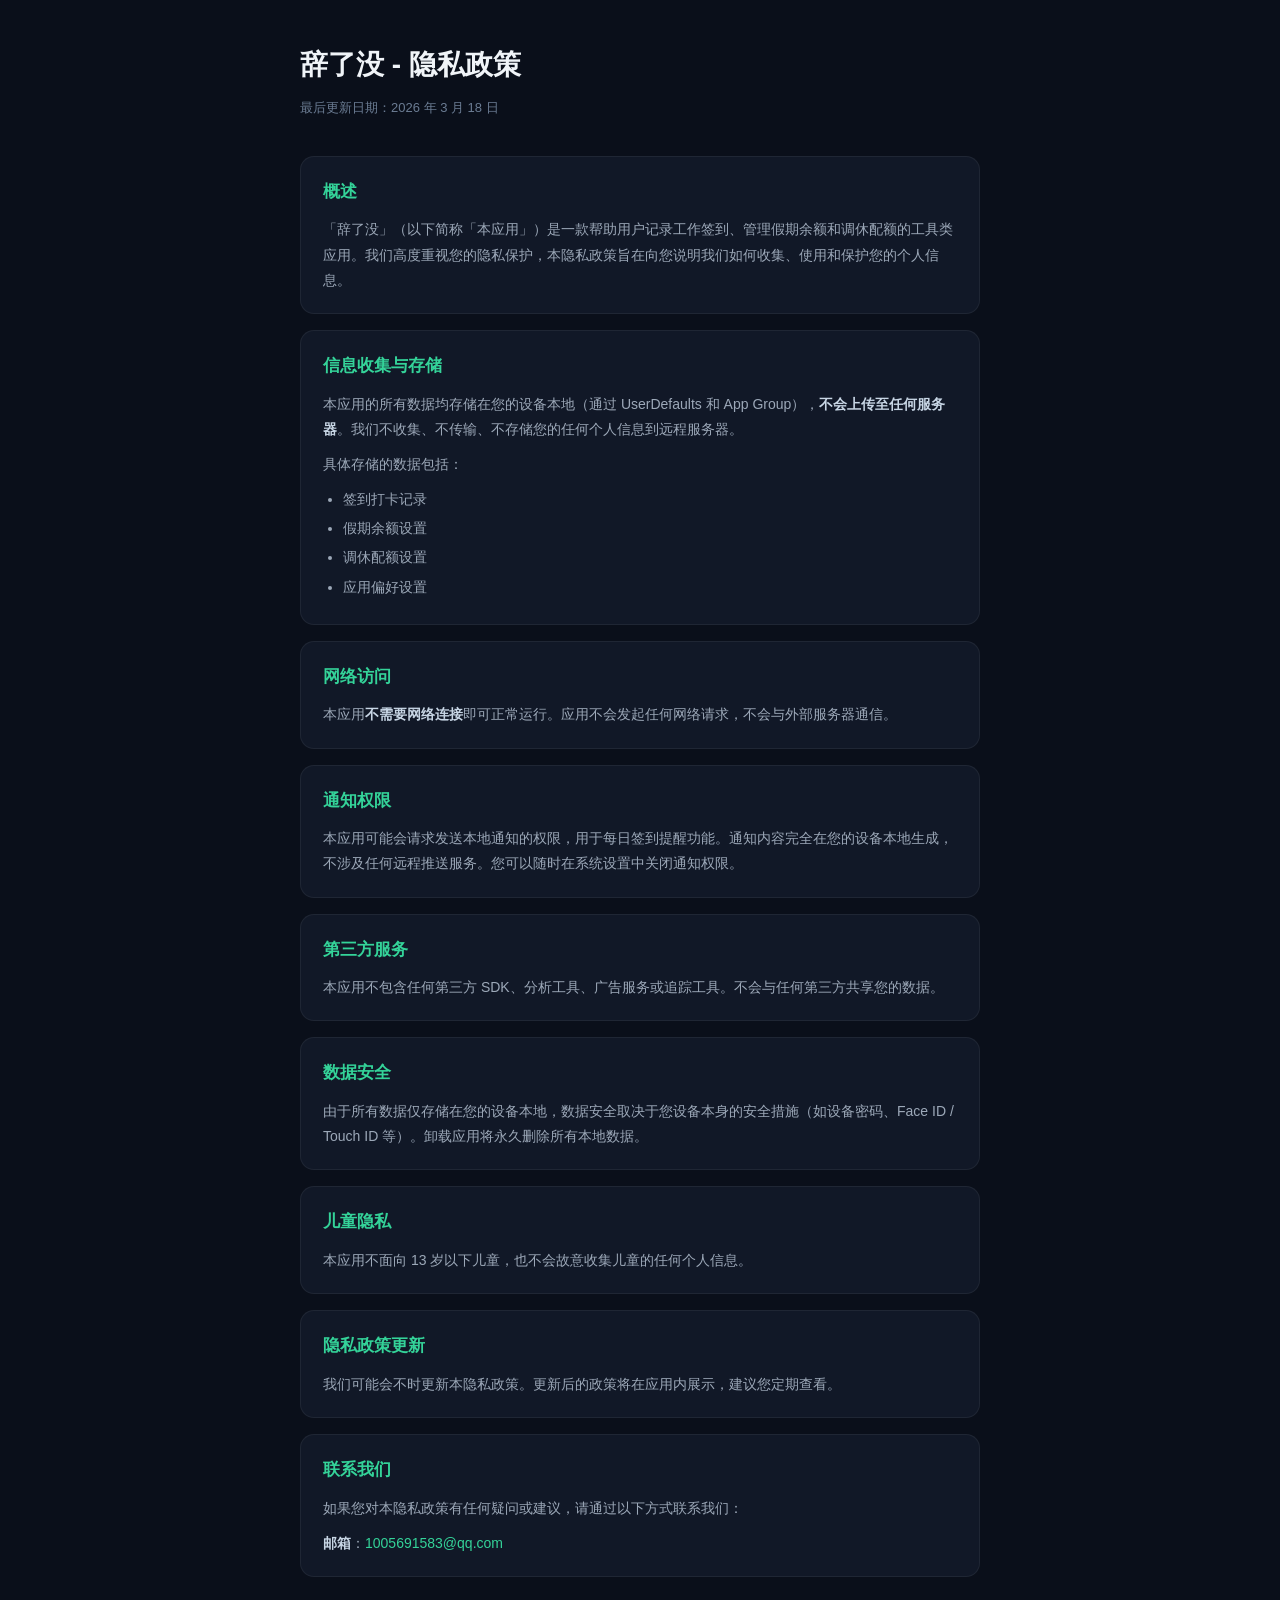
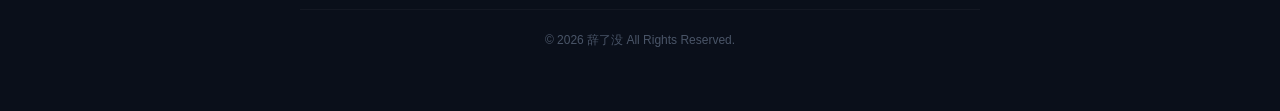
<file: index.html>
<!DOCTYPE html>
<html lang="zh-CN">
<head>
    <meta charset="UTF-8">
    <meta name="viewport" content="width=device-width, initial-scale=1.0">
    <title>辞了没 - 隐私政策</title>
    <style>
        * { margin: 0; padding: 0; box-sizing: border-box; }
        body {
            font-family: -apple-system, BlinkMacSystemFont, "Segoe UI", "PingFang SC", "Hiragino Sans GB", "Microsoft YaHei", sans-serif;
            background: #0a0f1a;
            color: #c8d6e5;
            line-height: 1.8;
            padding: 0 16px;
        }
        .container {
            max-width: 680px;
            margin: 0 auto;
            padding: 40px 0 60px;
        }
        h1 {
            font-size: 28px;
            font-weight: 700;
            color: #f0f4f8;
            margin-bottom: 6px;
        }
        .update-date {
            font-size: 13px;
            color: #6b7c93;
            margin-bottom: 36px;
        }
        .section {
            background: #111827;
            border: 1px solid rgba(255,255,255,0.06);
            border-radius: 14px;
            padding: 20px 22px;
            margin-bottom: 16px;
        }
        h2 {
            font-size: 17px;
            font-weight: 700;
            color: #34d399;
            margin-bottom: 10px;
        }
        p {
            font-size: 14px;
            color: #9ca8b8;
            margin-bottom: 10px;
        }
        p:last-child { margin-bottom: 0; }
        ul {
            padding-left: 20px;
            margin-bottom: 10px;
        }
        ul:last-child { margin-bottom: 0; }
        li {
            font-size: 14px;
            color: #9ca8b8;
            margin-bottom: 4px;
        }
        strong { color: #c8d6e5; }
        a { color: #34d399; text-decoration: none; }
        a:hover { text-decoration: underline; }
        .footer {
            text-align: center;
            font-size: 12px;
            color: #4a5568;
            margin-top: 32px;
            padding-top: 20px;
            border-top: 1px solid rgba(255,255,255,0.04);
        }
    </style>
</head>
<body>
    <div class="container">
        <h1>辞了没 - 隐私政策</h1>
        <p class="update-date">最后更新日期：2026 年 3 月 18 日</p>

        <div class="section">
            <h2>概述</h2>
            <p>「辞了没」（以下简称「本应用」）是一款帮助用户记录工作签到、管理假期余额和调休配额的工具类应用。我们高度重视您的隐私保护，本隐私政策旨在向您说明我们如何收集、使用和保护您的个人信息。</p>
        </div>

        <div class="section">
            <h2>信息收集与存储</h2>
            <p>本应用的所有数据均存储在您的设备本地（通过 UserDefaults 和 App Group），<strong>不会上传至任何服务器</strong>。我们不收集、不传输、不存储您的任何个人信息到远程服务器。</p>
            <p>具体存储的数据包括：</p>
            <ul>
                <li>签到打卡记录</li>
                <li>假期余额设置</li>
                <li>调休配额设置</li>
                <li>应用偏好设置</li>
            </ul>
        </div>

        <div class="section">
            <h2>网络访问</h2>
            <p>本应用<strong>不需要网络连接</strong>即可正常运行。应用不会发起任何网络请求，不会与外部服务器通信。</p>
        </div>

        <div class="section">
            <h2>通知权限</h2>
            <p>本应用可能会请求发送本地通知的权限，用于每日签到提醒功能。通知内容完全在您的设备本地生成，不涉及任何远程推送服务。您可以随时在系统设置中关闭通知权限。</p>
        </div>

        <div class="section">
            <h2>第三方服务</h2>
            <p>本应用不包含任何第三方 SDK、分析工具、广告服务或追踪工具。不会与任何第三方共享您的数据。</p>
        </div>

        <div class="section">
            <h2>数据安全</h2>
            <p>由于所有数据仅存储在您的设备本地，数据安全取决于您设备本身的安全措施（如设备密码、Face ID / Touch ID 等）。卸载应用将永久删除所有本地数据。</p>
        </div>

        <div class="section">
            <h2>儿童隐私</h2>
            <p>本应用不面向 13 岁以下儿童，也不会故意收集儿童的任何个人信息。</p>
        </div>

        <div class="section">
            <h2>隐私政策更新</h2>
            <p>我们可能会不时更新本隐私政策。更新后的政策将在应用内展示，建议您定期查看。</p>
        </div>

        <div class="section">
            <h2>联系我们</h2>
            <p>如果您对本隐私政策有任何疑问或建议，请通过以下方式联系我们：</p>
            <p><strong>邮箱</strong>：<a href="mailto:1005691583@qq.com">1005691583@qq.com</a></p>
        </div>

        <div class="footer">
            © 2026 辞了没 All Rights Reserved.
        </div>
    </div>
</body>
</html>
</file>
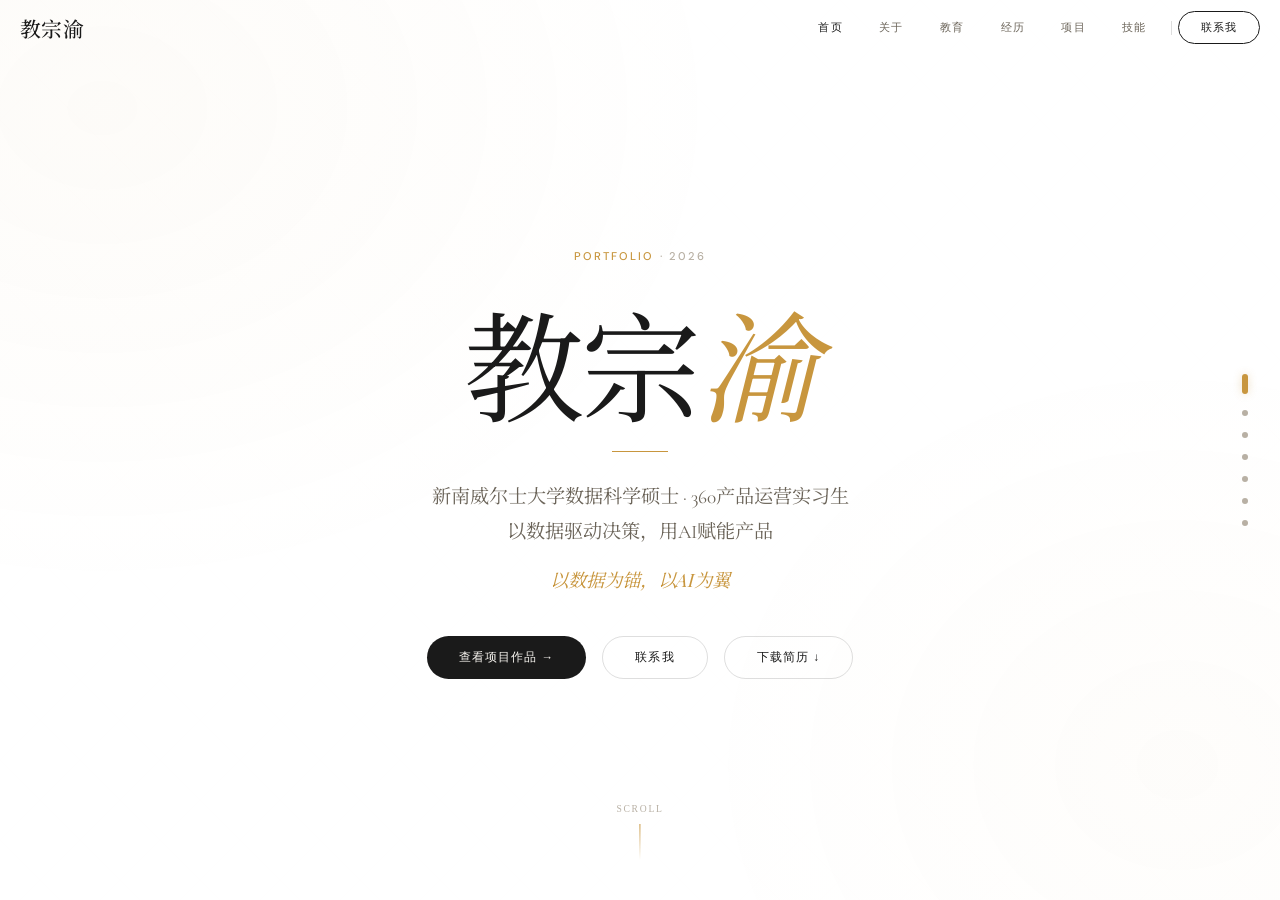
<file: Marilla_Resume/index.html>
<!DOCTYPE html>
<html lang="zh-CN">
<head>
<meta charset="UTF-8">
<meta name="viewport" content="width=device-width, initial-scale=1.0">
<title>教宗渝 | Portfolio</title>
<link rel="icon" href="data:image/svg+xml,<svg xmlns='http://www.w3.org/2000/svg' viewBox='0 0 100 100'><text y='.9em' font-size='90'>📋</text></svg>">
<meta name="description" content="教宗渝 - 新南威尔士大学数据科学硕士，专注AI产品设计与数据驱动决策。">
<meta property="og:title" content="教宗渝 | Portfolio">
<meta property="og:description" content="数据科学硕士 · AI产品运营 · 以数据驱动决策，用AI赋能产品">
<meta property="og:type" content="website">
<meta name="twitter:card" content="summary">
<meta name="twitter:title" content="教宗渝 | Portfolio">
<meta name="twitter:description" content="数据科学硕士 · AI产品运营 · 以数据驱动决策，用AI赋能产品">
<link rel="stylesheet" href="css/style.css">
<link href="https://fonts.googleapis.com/css2?family=Playfair+Display:ital,wght@0,300;0,400;0,500;0,600;0,700;1,300;1,400;1,500&family=Cormorant+Garamond:ital,wght@0,300;0,400;0,500;0,600;1,300;1,400&family=DM+Sans:ital,wght@0,300;0,400;0,500;0,600;1,300;1,400&family=Noto+Serif+SC:wght@300;400;500;600;700&family=Noto+Sans+SC:wght@300;400;500;700&display=swap" rel="stylesheet">
</head>
<body>

<a href="#page-1" class="skip-link">跳转到主要内容</a>

<div class="bg-layer"></div>

<nav class="top-nav" id="topNav" role="navigation" aria-label="主导航">
  <div class="nav-logo" onclick="scrollToPage(0)">教宗渝</div>
  <div class="nav-links">
    <a class="nav-link" data-page="0">首页</a>
    <a class="nav-link" data-page="1">关于</a>
    <a class="nav-link" data-page="2">教育</a>
    <a class="nav-link" data-page="3">经历</a>
    <a class="nav-link" data-page="4">项目</a>
    <a class="nav-link" data-page="5">技能</a>
    <div class="nav-divider"></div>
    <button class="nav-cta" onclick="scrollToPage(6)">联系我</button>
  </div>
  <button class="hamburger" id="hamburger" aria-label="菜单">
    <span></span>
    <span></span>
    <span></span>
  </button>
</nav>

<div class="scroll-progress" id="scrollProgress"></div>

<div class="mobile-menu" id="mobileMenu">
  <a class="mobile-menu-link active" data-page="0">首页</a>
  <a class="mobile-menu-link" data-page="1">关于</a>
  <a class="mobile-menu-link" data-page="2">教育</a>
  <a class="mobile-menu-link" data-page="3">经历</a>
  <a class="mobile-menu-link" data-page="4">项目</a>
  <a class="mobile-menu-link" data-page="5">技能</a>
  <a class="mobile-menu-link" data-page="6">联系</a>
</div>

<div class="side-nav" role="navigation" aria-label="页面导航">
  <div class="side-dot active" data-page="0"><span class="side-dot-label">首页</span></div>
  <div class="side-dot" data-page="1"><span class="side-dot-label">关于</span></div>
  <div class="side-dot" data-page="2"><span class="side-dot-label">教育</span></div>
  <div class="side-dot" data-page="3"><span class="side-dot-label">经历</span></div>
  <div class="side-dot" data-page="4"><span class="side-dot-label">项目</span></div>
  <div class="side-dot" data-page="5"><span class="side-dot-label">技能</span></div>
  <div class="side-dot" data-page="6"><span class="side-dot-label">联系</span></div>
</div>

<div class="scroll-container" id="scrollContainer">

  <!-- 00 · Hero -->
  <section class="page" id="page-0" role="banner" aria-label="首页">
    <div class="hero-content">
      <div class="hero-label"><span>Portfolio</span> · 2026</div>
      <h1 class="hero-name">教宗<em>渝</em></h1>
      <div class="hero-line"></div>
      <p class="hero-subtitle">
        新南威尔士大学数据科学硕士 · 360产品运营实习生<br>
        以数据驱动决策，用AI赋能产品
      </p>
      <p class="hero-tagline">以数据为锚，以AI为翼</p>
      <div class="hero-actions">
        <a class="btn btn-primary" onclick="scrollToPage(4)">查看项目作品 →</a>
        <a class="btn btn-secondary" onclick="scrollToPage(6)">联系我</a>
        <a class="btn btn-secondary" href="#" onclick="window.print(); return false;">下载简历 ↓</a>
      </div>
    </div>
    <div class="scroll-hint">
      <span>Scroll</span>
      <div class="scroll-hint-line"></div>
    </div>
  </section>

  <!-- 01 · About -->
  <section class="page" id="page-1" aria-label="关于我">
    <div class="page-inner">
      <div class="section-header reveal">
        <div class="section-num">01</div>
        <h2 class="section-title">关于我</h2>
      </div>
      <div class="about-grid">
        <div class="about-text reveal reveal-delay-1">
          <p>兼具数据科学背景与产品运营实战经验的全栈型产品人，擅长用AI工具提升效率，从0到1搭建智能体生态。</p>
          <p>在360期间完成<em>15个L3推理智能体</em>及L4多智能体蜂群搭建，星命风水顾问推理智能体累计使用量达1.4万人次，搭建的标准化prompt资源库成为平台可复用资产。</p>
          <p>致力于打造用户真正需要的产品——以数据为锚点，以AI为杠杆，以用户为中心。</p>
        </div>
        <div class="about-stats">
          <div class="card stat-card reveal reveal-delay-2">
            <div class="stat-icon"><svg width="24" height="24" viewBox="0 0 24 24" fill="none" stroke="currentColor" stroke-width="1.5" stroke-linecap="round" stroke-linejoin="round"><rect x="3" y="11" width="18" height="10" rx="2"/><circle cx="12" cy="5" r="2"/><path d="M12 7v4"/><line x1="8" y1="16" x2="8" y2="16"/><line x1="16" y1="16" x2="16" y2="16"/></svg></div>
            <div class="stat-number" data-count="15" data-suffix="+">0</div>
            <div class="stat-label">搭建智能体数量</div>
          </div>
          <div class="card stat-card reveal reveal-delay-2">
            <div class="stat-icon"><svg width="24" height="24" viewBox="0 0 24 24" fill="none" stroke="currentColor" stroke-width="1.5" stroke-linecap="round" stroke-linejoin="round"><path d="M17 21v-2a4 4 0 00-4-4H5a4 4 0 00-4 4v2"/><circle cx="9" cy="7" r="4"/><path d="M23 21v-2a4 4 0 00-3-3.87"/><path d="M16 3.13a4 4 0 010 7.75"/></svg></div>
            <div class="stat-number" data-count="1.4" data-suffix="万+">0</div>
            <div class="stat-label">智能体累计使用量</div>
          </div>
          <div class="card stat-card reveal reveal-delay-3">
            <div class="stat-icon"><svg width="24" height="24" viewBox="0 0 24 24" fill="none" stroke="currentColor" stroke-width="1.5" stroke-linecap="round" stroke-linejoin="round"><polyline points="23 18 13.5 8.5 8.5 13.5 1 6"/><polyline points="17 18 23 18 23 12"/></svg></div>
            <div class="stat-number" data-count="60" data-suffix="%+">0</div>
            <div class="stat-label">降低创作者试错成本</div>
          </div>
          <div class="card stat-card reveal reveal-delay-3">
            <div class="stat-icon"><svg width="24" height="24" viewBox="0 0 24 24" fill="none" stroke="currentColor" stroke-width="1.5" stroke-linecap="round" stroke-linejoin="round"><polygon points="13 2 3 14 12 14 11 22 21 10 12 10 13 2"/></svg></div>
            <div class="stat-number" data-count="70" data-suffix="%+">0</div>
            <div class="stat-label">项目交付效率提升</div>
          </div>
        </div>
      </div>
    </div>
  </section>

  <!-- 02 · Education -->
  <section class="page" id="page-2" aria-label="教育背景">
    <div class="page-inner">
      <div class="section-header reveal">
        <div class="section-num">02</div>
        <h2 class="section-title">学术旅程</h2>
        <p class="section-desc">从物联网工程到数据科学，横跨工程与商科的学术视野。</p>
      </div>
      <div class="timeline">
        <div class="timeline-item reveal reveal-delay-1">
          <div class="timeline-year">2025 — 2027</div>
          <div class="timeline-content">
            <div class="timeline-school">新南威尔士大学 · UNSW Sydney</div>
            <div class="timeline-degree">数据科学 硕士</div>
            <div class="timeline-courses">
              <span class="course-tag">项目工程管理</span>
              <span class="course-tag">计算机视觉</span>
              <span class="course-tag">机器学习</span>
              <span class="course-tag">时间序列</span>
              <span class="course-tag">人机交互</span>
            </div>
          </div>
        </div>
        <div class="timeline-item reveal reveal-delay-2">
          <div class="timeline-year">2019 — 2023</div>
          <div class="timeline-content">
            <div class="timeline-school">黑龙江大学</div>
            <div class="timeline-degree">物联网工程 本科</div>
            <div class="timeline-courses">
              <span class="course-tag">C语言</span>
              <span class="course-tag">C++</span>
              <span class="course-tag">Python</span>
              <span class="course-tag">数据结构</span>
              <span class="course-tag">操作系统</span>
              <span class="course-tag">嵌入式</span>
              <span class="course-tag">SQL</span>
            </div>
          </div>
        </div>
      </div>
    </div>
  </section>

  <!-- 03 · Experience -->
  <section class="page" id="page-3" aria-label="工作经历">
    <div class="page-inner">
      <div class="section-header reveal">
        <div class="section-num">03</div>
        <h2 class="section-title">实战履历</h2>
      </div>
      <div class="card exp-card reveal reveal-delay-1">
        <div class="exp-header">
          <div>
            <div class="exp-company">360智能体产品设计及推广</div>
            <div class="exp-role">产品运营实习生</div>
          </div>
          <div class="exp-date">2025.12 — 2026.02</div>
        </div>
        <ul class="exp-highlights">
          <li>负责推理智能体从0到1搭建，完成15个L3推理智能体及L4多智能体蜂群搭建，星命风水顾问累计使用量达1.4万人次</li>
          <li>调研海外视频设计趋势，使用360纳米AI完成海外视频封面案例制作，降低内容创作者试错成本60%+</li>
          <li>开展纳米漫剧制作全流程测试，完成多部漫剧制作测试，推动平台漫剧制作流程完善</li>
          <li>撰写镜头运动、特殊拍摄手法、特效三大类标准化prompt，形成平台可复用的prompt资源库</li>
        </ul>
        <div class="exp-metrics">
          <div class="metric"><div class="metric-value">15+</div><div class="metric-label">智能体搭建</div></div>
          <div class="metric"><div class="metric-value">1.4万</div><div class="metric-label">累计使用量</div></div>
          <div class="metric"><div class="metric-value">60%+</div><div class="metric-label">试错成本降低</div></div>
        </div>
        <div class="exp-links">
          <div class="exp-links-label">代表作品</div>
          <a class="exp-link" href="https://bot.n.cn/tools/aiagent/chat/1c19905be6af434e93db46bc7d721852?share=1" target="_blank" rel="noopener noreferrer">
            <svg width="16" height="16" viewBox="0 0 24 24" fill="none" stroke="currentColor" stroke-width="1.5" stroke-linecap="round" stroke-linejoin="round"><path d="M12 2a4 4 0 014 4c0 1.95-1.4 3.58-3.25 3.93L12 16l-.75-6.07A4.001 4.001 0 0112 2z"/><path d="M8.5 16l-2 6h11l-2-6"/><circle cx="12" cy="6" r="1"/></svg>
            <span>星命风水顾问 · L3推理智能体</span>
            <svg width="12" height="12" viewBox="0 0 24 24" fill="none" stroke="currentColor" stroke-width="2" stroke-linecap="round" stroke-linejoin="round"><path d="M18 13v6a2 2 0 01-2 2H5a2 2 0 01-2-2V8a2 2 0 012-2h6"/><polyline points="15 3 21 3 21 9"/><line x1="10" y1="14" x2="21" y2="3"/></svg>
          </a>
          <a class="exp-link" href="https://www.n.cn/tools/aiagent/chat/7d9015800421452faa3fa6a140cc2027?share=1" target="_blank" rel="noopener noreferrer">
            <svg width="16" height="16" viewBox="0 0 24 24" fill="none" stroke="currentColor" stroke-width="1.5" stroke-linecap="round" stroke-linejoin="round"><rect x="3" y="3" width="18" height="18" rx="2"/><circle cx="9" cy="10" r="2"/><path d="M21 15l-3.09-3.09a2 2 0 00-2.83 0L6 21"/></svg>
            <span>自媒体封面生成器 · AI创作工具</span>
            <svg width="12" height="12" viewBox="0 0 24 24" fill="none" stroke="currentColor" stroke-width="2" stroke-linecap="round" stroke-linejoin="round"><path d="M18 13v6a2 2 0 01-2 2H5a2 2 0 01-2-2V8a2 2 0 012-2h6"/><polyline points="15 3 21 3 21 9"/><line x1="10" y1="14" x2="21" y2="3"/></svg>
          </a>
        </div>
      </div>
    </div>
  </section>

  <!-- 04 · Projects -->
  <section class="page" id="page-4" aria-label="项目作品">
    <div class="page-inner">
      <div class="section-header reveal">
        <div class="section-num">04</div>
        <h2 class="section-title">精选项目</h2>
        <p class="section-desc">从法律科技到情绪健康，每个项目都讲述一个故事。</p>
      </div>
      <div class="projects-grid">
        <div class="card project-card reveal reveal-delay-1" onclick="openModal('legalpath')">
          <div class="project-idx">N.001</div>
          <div class="project-icon"><svg width="22" height="22" viewBox="0 0 24 24" fill="none" stroke="currentColor" stroke-width="1.5" stroke-linecap="round" stroke-linejoin="round"><line x1="12" y1="3" x2="12" y2="6"/><line x1="4" y1="6" x2="20" y2="6"/><path d="M4 6L6.5 14"/><path d="M20 6L17.5 14"/><path d="M6.5 14C6.5 14 8 16 12 16C16 16 17.5 14 17.5 14"/><line x1="12" y1="16" x2="12" y2="21"/><line x1="8" y1="21" x2="16" y2="21"/></svg></div>
          <div class="project-title">LegalPath</div>
          <span class="project-role-tag">项目负责人</span>
          <p class="project-desc">构建8大核心页面的法律信息服务平台，基于Figma完成高保真设计，引入无障碍设计优化用户体验。</p>
          <div class="project-tags">
            <span class="project-tag">Figma</span>
            <span class="project-tag">用户调研</span>
            <span class="project-tag">无障碍设计</span>
            <span class="project-tag">交互设计</span>
          </div>
          <div class="project-arrow"><svg width="12" height="12" viewBox="0 0 24 24" fill="none" stroke="currentColor" stroke-width="2" stroke-linecap="round" stroke-linejoin="round"><line x1="5" y1="12" x2="19" y2="12"/><polyline points="12 5 19 12 12 19"/></svg></div>
        </div>
        <div class="card project-card reveal reveal-delay-2" onclick="openModal('cileme')">
          <div class="project-idx">N.002</div>
          <div class="project-icon"><svg width="22" height="22" viewBox="0 0 24 24" fill="none" stroke="currentColor" stroke-width="1.5" stroke-linecap="round" stroke-linejoin="round"><rect x="3" y="9" width="18" height="11" rx="2"/><path d="M8 9V6a2 2 0 012-2h4a2 2 0 012 2v3"/><line x1="12" y1="13" x2="12" y2="15"/></svg></div>
          <div class="project-title">辞了么</div>
          <span class="project-role-tag">核心项目成员</span>
          <p class="project-desc">面向职场人群打造趣味化情绪打卡产品，搭建AI赋能的产品设计全流程，交付效率提升70%。</p>
          <div class="project-tags">
            <span class="project-tag">AI原型</span>
            <span class="project-tag">Stitch</span>
            <span class="project-tag">竞品分析</span>
            <span class="project-tag">ChatGPT</span>
          </div>
          <div class="project-arrow"><svg width="12" height="12" viewBox="0 0 24 24" fill="none" stroke="currentColor" stroke-width="2" stroke-linecap="round" stroke-linejoin="round"><line x1="5" y1="12" x2="19" y2="12"/><polyline points="12 5 19 12 12 19"/></svg></div>
        </div>
        <div class="card project-card reveal reveal-delay-3" onclick="openModal('hospital')">
          <div class="project-idx">N.003</div>
          <div class="project-icon"><svg width="22" height="22" viewBox="0 0 24 24" fill="none" stroke="currentColor" stroke-width="1.5" stroke-linecap="round" stroke-linejoin="round"><path d="M3 21h18"/><path d="M5 21V8l7-5 7 5v13"/><path d="M9 21v-4a3 3 0 016 0v4"/><line x1="12" y1="10" x2="12" y2="14"/><line x1="10" y1="12" x2="14" y2="12"/></svg></div>
          <div class="project-title">预约挂号系统</div>
          <span class="project-role-tag">项目负责人</span>
          <p class="project-desc">基于微信小程序搭建医院挂号智能导诊系统，提供智能导诊服务与Web端后台管理。</p>
          <div class="project-tags">
            <span class="project-tag">微信小程序</span>
            <span class="project-tag">云数据库</span>
            <span class="project-tag">智能导诊</span>
            <span class="project-tag">后台管理</span>
          </div>
          <div class="project-arrow"><svg width="12" height="12" viewBox="0 0 24 24" fill="none" stroke="currentColor" stroke-width="2" stroke-linecap="round" stroke-linejoin="round"><line x1="5" y1="12" x2="19" y2="12"/><polyline points="12 5 19 12 12 19"/></svg></div>
        </div>
      </div>
    </div>
  </section>

  <!-- 05 · Skills -->
  <section class="page" id="page-5" aria-label="技能图谱">
    <div class="page-inner">
      <div class="section-header reveal">
        <div class="section-num">05</div>
        <h2 class="section-title">技能图谱</h2>
      </div>
      <div class="skills-grid">
        <div class="skill-category reveal reveal-delay-1">
          <div class="skill-cat-header">语言能力</div>
          <div class="skill-tags">
            <span class="skill-tag accent">雅思 6.5</span>
            <span class="skill-tag">英语口语</span>
            <span class="skill-tag">英语写作</span>
            <span class="skill-tag">日常办公交流</span>
          </div>
        </div>
        <div class="skill-category reveal reveal-delay-1">
          <div class="skill-cat-header">产品设计</div>
          <div class="skill-tags">
            <span class="skill-tag accent">Figma</span>
            <span class="skill-tag">AI原型设计</span>
            <span class="skill-tag">用户调研</span>
            <span class="skill-tag">竞品分析</span>
            <span class="skill-tag">交互设计</span>
            <span class="skill-tag">无障碍设计</span>
          </div>
        </div>
        <div class="skill-category reveal reveal-delay-2">
          <div class="skill-cat-header">AI 工具</div>
          <div class="skill-tags">
            <span class="skill-tag accent">ChatGPT</span>
            <span class="skill-tag">Stitch</span>
            <span class="skill-tag">Prompt工程</span>
            <span class="skill-tag">AI漫剧</span>
            <span class="skill-tag">360纳米AI</span>
          </div>
        </div>
        <div class="skill-category reveal reveal-delay-2">
          <div class="skill-cat-header">办公工具</div>
          <div class="skill-tags">
            <span class="skill-tag">Xmind</span>
            <span class="skill-tag">Word</span>
            <span class="skill-tag">PPT</span>
            <span class="skill-tag">Excel</span>
          </div>
        </div>
        <div class="skill-category reveal reveal-delay-3">
          <div class="skill-cat-header">技术基础</div>
          <div class="skill-tags">
            <span class="skill-tag">Python</span>
            <span class="skill-tag">C/C++</span>
            <span class="skill-tag">SQL</span>
            <span class="skill-tag">数据结构</span>
            <span class="skill-tag">机器学习</span>
            <span class="skill-tag">计算机视觉</span>
          </div>
        </div>
      </div>
    </div>
  </section>

  <!-- 06 · Contact -->
  <section class="page" id="page-6" aria-label="联系方式">
    <div class="page-inner">
      <div class="section-header reveal">
        <div class="section-num">06</div>
        <h2 class="section-title">保持联系</h2>
        <p class="section-desc">无论是产品合作还是交流探讨，很期待收到你的消息。</p>
      </div>
      <div class="contact-grid">
        <div class="card contact-card reveal reveal-delay-1" onclick="copyToClipboard('13351166809', this)" role="button" tabindex="0" aria-label="拨打电话 13351166809">
          <div class="contact-icon"><svg width="22" height="22" viewBox="0 0 24 24" fill="none" stroke="currentColor" stroke-width="1.5" stroke-linecap="round" stroke-linejoin="round"><path d="M22 16.92v3a2 2 0 01-2.18 2 19.86 19.86 0 01-8.63-3.07A19.5 19.5 0 015.12 12.8 19.86 19.86 0 012.05 4.18 2 2 0 014.11 2h3a2 2 0 012 1.72c.13.81.36 1.6.68 2.35a2 2 0 01-.45 2.11L8.09 9.43a16 16 0 006.48 6.48l1.25-1.25a2 2 0 012.11-.45c.75.32 1.54.55 2.35.68a2 2 0 011.72 2.02z"/></svg></div>
          <div class="contact-label">电话</div>
          <div class="contact-value">13351166809</div>
        </div>
        <div class="card contact-card reveal reveal-delay-2" onclick="copyToClipboard('marilla_jiao2027@163.com', this)" role="button" tabindex="0" aria-label="发送邮件 marilla_jiao2027@163.com">
          <div class="contact-icon"><svg width="22" height="22" viewBox="0 0 24 24" fill="none" stroke="currentColor" stroke-width="1.5" stroke-linecap="round" stroke-linejoin="round"><rect x="2" y="5" width="20" height="14" rx="2"/><polyline points="2,5 12,13 22,5"/></svg></div>
          <div class="contact-label">邮箱</div>
          <div class="contact-value">marilla_jiao2027@163.com</div>
        </div>
        <div class="card contact-card reveal reveal-delay-3" aria-label="就读院校">
          <div class="contact-icon"><svg width="22" height="22" viewBox="0 0 24 24" fill="none" stroke="currentColor" stroke-width="1.5" stroke-linecap="round" stroke-linejoin="round"><path d="M22 10v6"/><path d="M2 10l10-5 10 5-10 5z"/><path d="M6 12v5c0 1.1 2.7 2 6 2s6-.9 6-2v-5"/></svg></div>
          <div class="contact-label">在读院校</div>
          <div class="contact-value">新南威尔士大学</div>
        </div>
      </div>
      <p class="contact-message reveal reveal-delay-4">It would be a privilege to hear from you.</p>
      <div class="page-footer reveal reveal-delay-4">
        © 2026 <span>教宗渝</span> · 用数据驱动产品，以AI赋能未来
      </div>
    </div>
  </section>

</div>

<div class="modal-overlay" id="modalOverlay" onclick="closeModal(event)">
  <div class="modal" id="modalContent" role="dialog" aria-modal="true">
    <button class="modal-close" aria-label="关闭" onclick="closeModal()"><svg width="14" height="14" viewBox="0 0 24 24" fill="none" stroke="currentColor" stroke-width="1.5" stroke-linecap="round"><line x1="6" y1="6" x2="18" y2="18"/><line x1="18" y1="6" x2="6" y2="18"/></svg></button>
    <div id="modalInner"></div>
  </div>
</div>

<script src="js/main.js"></script>
</body>
</html>
</file>
<file: Marilla_Resume/css/style.css>
/* ═══════════════════════════════════════════════════
   DESIGN SYSTEM — Warm Editorial Luxury
   Inspired by House of Honey
   ═══════════════════════════════════════════════════ */
:root {
  --cream: #FAF7F2;
  --cream-dark: #F0EBE2;
  --cream-deeper: #E8E0D4;
  --white: #FDFCF9;
  --charcoal: #1A1A1A;
  --charcoal-soft: #2C2C2C;
  --text-primary: #1A1A1A;
  --text-secondary: #6B6459;
  --text-tertiary: #9C9588;
  --text-light: #B8B0A4;
  --honey: #C8963E;
  --honey-dark: #A67A2E;
  --honey-light: #D4A853;
  --honey-glow: #E8C878;
  --honey-subtle: rgba(200, 150, 62, 0.08);
  --honey-border: rgba(200, 150, 62, 0.18);
  --border: rgba(26, 26, 26, 0.07);
  --border-strong: rgba(26, 26, 26, 0.14);
  --shadow-sm: 0 1px 4px rgba(26, 26, 26, 0.03);
  --shadow-md: 0 4px 24px rgba(26, 26, 26, 0.05);
  --shadow-lg: 0 8px 40px rgba(26, 26, 26, 0.07);
  --shadow-hover: 0 12px 48px rgba(26, 26, 26, 0.09);
  --radius-xs: 2px;
  --radius-sm: 4px;
  --radius-md: 8px;
  --radius-lg: 12px;
  --serif: 'Cormorant Garamond', 'Noto Serif SC', Georgia, serif;
  --display: 'Playfair Display', 'Noto Serif SC', Georgia, serif;
  --sans: 'DM Sans', 'Noto Sans SC', 'Helvetica Neue', sans-serif;
  --ease: cubic-bezier(0.25, 0.1, 0.25, 1);
  --ease-out: cubic-bezier(0.16, 1, 0.3, 1);
  --dur: 0.5s;
  --dur-slow: 0.8s;
}

* { margin: 0; padding: 0; box-sizing: border-box; }

:focus-visible {
  outline: 2px solid var(--honey);
  outline-offset: 2px;
  border-radius: 2px;
}
:focus:not(:focus-visible) {
  outline: none;
}

.skip-link {
  position: fixed;
  top: -100%;
  left: 16px;
  z-index: 999;
  padding: 12px 24px;
  background: var(--charcoal);
  color: var(--cream);
  font-size: 0.8rem;
  font-weight: 500;
  border-radius: var(--radius-sm);
  text-decoration: none;
  transition: top 0.3s var(--ease);
}
.skip-link:focus {
  top: 16px;
}

.scroll-progress {
  position: fixed;
  top: 0;
  left: 0;
  height: 2px;
  background: linear-gradient(90deg, var(--honey), var(--honey-light));
  z-index: 101;
  width: 0%;
  transition: width 0.1s linear;
}

/* ═══════════════════════════════════════════════════
   BACKGROUND — Warm Texture
   ═══════════════════════════════════════════════════ */
.bg-layer {
  position: fixed;
  inset: 0;
  z-index: 0;
  pointer-events: none;
}

.bg-layer::before {
  content: '';
  position: absolute;
  inset: 0;
  background:
    radial-gradient(ellipse 900px 700px at 8% 12%, rgba(200, 150, 62, 0.035) 0%, transparent 70%),
    radial-gradient(ellipse 700px 600px at 92% 85%, rgba(200, 150, 62, 0.025) 0%, transparent 70%);
}

.bg-layer::after {
  content: '';
  position: absolute;
  inset: 0;
  opacity: 0.35;
  background-image: url("data:image/svg+xml,%3Csvg width='80' height='80' viewBox='0 0 80 80' xmlns='http://www.w3.org/2000/svg'%3E%3Cg fill='%23c8963e' fill-opacity='0.012'%3E%3Cpath d='M40 0l40 40-40 40L0 40z' fill='none' stroke='%23c8963e' stroke-opacity='0.015' stroke-width='0.5'/%3E%3C/g%3E%3C/svg%3E");
}

/* ═══════════════════════════════════════════════════
   FULLPAGE SCROLL
   ═══════════════════════════════════════════════════ */
.scroll-container {
  position: relative;
  z-index: 1;
  height: 100vh;
  overflow-y: auto;
  scroll-snap-type: y mandatory;
  scroll-behavior: smooth;
}

.page {
  min-height: 100vh;
  scroll-snap-align: start;
  display: flex;
  align-items: center;
  justify-content: center;
  padding: 100px 64px;
  position: relative;
}

.page-inner {
  max-width: 1060px;
  width: 100%;
}

/* ═══════════════════════════════════════════════════
   TOP NAVIGATION — Editorial
   ═══════════════════════════════════════════════════ */
.top-nav {
  position: fixed;
  top: 0; left: 0; right: 0;
  z-index: 100;
  height: 68px;
  padding: 0 64px;
  display: flex;
  justify-content: space-between;
  align-items: center;
  background: rgba(250, 247, 242, 0.0);
  backdrop-filter: blur(0px);
  border-bottom: 1px solid transparent;
  transition: background var(--dur) var(--ease), border-color var(--dur) var(--ease), backdrop-filter var(--dur) var(--ease);
}

.top-nav.scrolled {
  background: rgba(250, 247, 242, 0.92);
  backdrop-filter: blur(16px);
  -webkit-backdrop-filter: blur(16px);
  border-bottom-color: var(--border);
}

.nav-logo {
  font-family: var(--display);
  font-size: 1.3rem;
  font-weight: 500;
  color: var(--charcoal);
  letter-spacing: 0.02em;
  cursor: pointer;
  transition: color var(--dur) var(--ease);
}

.nav-logo:hover { color: var(--honey); }

.nav-links {
  display: flex;
  align-items: center;
  gap: 0;
}

.nav-link {
  color: var(--text-secondary);
  text-decoration: none;
  font-size: 0.7rem;
  font-weight: 500;
  padding: 8px 18px;
  letter-spacing: 0.12em;
  text-transform: uppercase;
  transition: color 0.3s var(--ease);
  cursor: pointer;
}

.nav-link:hover { color: var(--honey); }
.nav-link.active { color: var(--charcoal); }

.nav-divider {
  width: 1px;
  height: 14px;
  background: var(--border-strong);
  margin: 0 6px;
}

.nav-cta {
  font-size: 0.7rem;
  font-weight: 500;
  padding: 8px 22px;
  border-radius: 100px;
  border: 1px solid var(--charcoal);
  background: transparent;
  color: var(--charcoal);
  cursor: pointer;
  letter-spacing: 0.1em;
  text-transform: uppercase;
  transition: all 0.3s var(--ease);
}

.nav-cta:hover {
  background: var(--charcoal);
  color: var(--cream);
}

/* Hamburger — hidden on desktop */
.hamburger {
  display: none;
}

/* Mobile menu — hidden by default */
.mobile-menu {
  display: none;
}

/* ═══════════════════════════════════════════════════
   SIDE NAV — Refined
   ═══════════════════════════════════════════════════ */
.side-nav {
  position: fixed;
  right: 32px;
  top: 50%;
  transform: translateY(-50%);
  z-index: 100;
  display: flex;
  flex-direction: column;
  gap: 16px;
  align-items: center;
}

.side-dot {
  width: 6px;
  height: 6px;
  border-radius: 50%;
  background: var(--text-light);
  cursor: pointer;
  transition: all var(--dur) var(--ease);
  position: relative;
}

.side-dot:hover {
  background: var(--honey);
  transform: scale(1.5);
}

.side-dot.active {
  background: var(--honey);
  width: 6px;
  height: 20px;
  border-radius: 3px;
  box-shadow: 0 0 8px rgba(200, 150, 62, 0.3);
}

.side-dot-label {
  position: absolute;
  right: 18px;
  top: 50%;
  transform: translateY(-50%);
  font-size: 0.6rem;
  font-weight: 500;
  color: var(--text-tertiary);
  white-space: nowrap;
  opacity: 0;
  pointer-events: none;
  transition: opacity 0.3s var(--ease);
  letter-spacing: 0.12em;
  text-transform: uppercase;
}

.side-dot:hover .side-dot-label { opacity: 1; }

/* ═══════════════════════════════════════════════════
   HERO — Editorial Opening
   ═══════════════════════════════════════════════════ */
.hero-content {
  text-align: center;
  max-width: 760px;
  margin: 0 auto;
}

.hero-label {
  font-family: var(--sans);
  font-size: 0.7rem;
  font-weight: 500;
  color: var(--text-light);
  letter-spacing: 0.18em;
  text-transform: uppercase;
  margin-bottom: 40px;
  animation: fadeInUp 1s var(--ease-out) both;
}

.hero-label span { color: var(--honey); }

.hero-name {
  font-family: var(--display);
  font-size: clamp(4rem, 10vw, 7.5rem);
  font-weight: 400;
  line-height: 1.0;
  letter-spacing: -0.02em;
  margin-bottom: 28px;
  color: var(--charcoal);
  animation: fadeInUp 1s var(--ease-out) 0.12s both;
}

.hero-name em {
  font-style: italic;
  color: var(--honey);
}

.hero-line {
  width: 56px;
  height: 1px;
  background: var(--honey);
  margin: 0 auto 28px;
  animation: fadeInUp 1s var(--ease-out) 0.2s both;
}

.hero-subtitle {
  font-family: var(--serif);
  font-size: clamp(1rem, 2.2vw, 1.2rem);
  color: var(--text-secondary);
  font-weight: 400;
  margin-bottom: 16px;
  line-height: 1.8;
  animation: fadeInUp 1s var(--ease-out) 0.28s both;
}

.hero-tagline {
  font-family: var(--display);
  font-style: italic;
  font-size: 1.15rem;
  color: var(--honey);
  font-weight: 400;
  margin-bottom: 44px;
  animation: fadeInUp 1s var(--ease-out) 0.34s both;
}

.hero-actions {
  display: flex;
  gap: 16px;
  justify-content: center;
  flex-wrap: wrap;
  animation: fadeInUp 1s var(--ease-out) 0.4s both;
}

.scroll-hint {
  position: absolute;
  bottom: 40px;
  left: 50%;
  transform: translateX(-50%);
  display: flex;
  flex-direction: column;
  align-items: center;
  gap: 10px;
  color: var(--text-light);
  font-size: 0.6rem;
  letter-spacing: 0.18em;
  text-transform: uppercase;
  animation: hintDrift 3.5s ease-in-out infinite;
}

.scroll-hint-line {
  width: 1px;
  height: 36px;
  background: linear-gradient(to bottom, var(--honey), transparent);
}

@keyframes hintDrift {
  0%, 100% { transform: translateX(-50%) translateY(0); opacity: 0.7; }
  50% { transform: translateX(-50%) translateY(5px); opacity: 0.4; }
}

/* ═══════════════════════════════════════════════════
   BUTTONS
   ═══════════════════════════════════════════════════ */
.btn {
  display: inline-flex;
  align-items: center;
  gap: 8px;
  padding: 13px 32px;
  border-radius: 100px;
  font-size: 0.72rem;
  font-weight: 500;
  cursor: pointer;
  border: none;
  text-decoration: none;
  letter-spacing: 0.1em;
  text-transform: uppercase;
  transition: all 0.4s var(--ease);
}

.btn-primary {
  background: var(--charcoal);
  color: var(--cream);
}

.btn-primary:hover {
  background: var(--honey-dark);
  transform: translateY(-1px);
  box-shadow: var(--shadow-md);
}

.btn-secondary {
  background: transparent;
  color: var(--charcoal);
  border: 1px solid var(--border-strong);
}

.btn-secondary:hover {
  border-color: var(--honey);
  color: var(--honey-dark);
}

/* ═══════════════════════════════════════════════════
   SECTION HEADER — Editorial Numbering
   ═══════════════════════════════════════════════════ */
.section-header {
  margin-bottom: 48px;
}

.section-num {
  font-family: var(--serif);
  font-size: 0.72rem;
  font-weight: 400;
  color: var(--honey);
  letter-spacing: 0.15em;
  margin-bottom: 14px;
  display: flex;
  align-items: center;
  gap: 14px;
}

.section-num::after {
  content: '';
  flex: 1;
  height: 1px;
  background: var(--border-strong);
  max-width: 100px;
}

.section-title {
  font-family: var(--display);
  font-size: clamp(2rem, 4vw, 3rem);
  font-weight: 400;
  letter-spacing: -0.01em;
  margin-bottom: 14px;
  color: var(--charcoal);
  line-height: 1.15;
}

.section-desc {
  color: var(--text-secondary);
  font-size: 0.92rem;
  max-width: 480px;
  line-height: 1.75;
}

/* ═══════════════════════════════════════════════════
   CARD — Warm Minimal
   ═══════════════════════════════════════════════════ */
.card {
  background: var(--white);
  border: 1px solid var(--border);
  border-radius: var(--radius-sm);
  padding: 32px;
  transition: all var(--dur-slow) var(--ease);
  position: relative;
}

.card:hover {
  border-color: var(--honey-border);
  box-shadow: var(--shadow-hover);
  transform: translateY(-4px);
}

/* ═══════════════════════════════════════════════════
   ABOUT — Editorial Split
   ═══════════════════════════════════════════════════ */
.about-grid {
  display: grid;
  grid-template-columns: 1.2fr 1fr;
  gap: 64px;
  margin-top: 48px;
  align-items: start;
}

.about-text {
  font-family: var(--serif);
  font-size: 1.05rem;
  line-height: 1.85;
  color: var(--text-secondary);
}

.about-text p { margin-bottom: 18px; }

.about-text em {
  font-style: italic;
  color: var(--honey);
}

.about-stats {
  display: grid;
  grid-template-columns: 1fr 1fr;
  gap: 14px;
}

.stat-card {
  padding: 28px 16px;
  text-align: center;
}

.stat-icon {
  margin-bottom: 10px;
  color: var(--honey);
  opacity: 0.7;
}

.stat-number {
  font-family: var(--display);
  font-size: 2.4rem;
  font-weight: 400;
  color: var(--honey);
  line-height: 1.1;
}

.stat-suffix {
  font-size: 1rem;
}

.stat-label {
  font-size: 0.68rem;
  color: var(--text-tertiary);
  margin-top: 8px;
  letter-spacing: 0.06em;
}

/* ═══════════════════════════════════════════════════
   EDUCATION — Editorial Timeline
   ═══════════════════════════════════════════════════ */
.timeline {
  margin-top: 48px;
  display: flex;
  flex-direction: column;
  gap: 40px;
}

.timeline-item {
  display: grid;
  grid-template-columns: 160px 1fr;
  gap: 40px;
  align-items: start;
}

.timeline-year {
  font-family: var(--serif);
  font-size: 0.9rem;
  color: var(--honey);
  padding-top: 2px;
  letter-spacing: 0.02em;
  font-style: italic;
}

.timeline-content {
  border-left: 1px solid var(--border-strong);
  padding-left: 32px;
  padding-bottom: 4px;
  position: relative;
}

.timeline-content::before {
  content: '';
  position: absolute;
  left: -5px;
  top: 8px;
  width: 9px;
  height: 9px;
  border-radius: 50%;
  background: var(--cream);
  border: 1.5px solid var(--honey);
}

.timeline-school {
  font-family: var(--display);
  font-size: 1.35rem;
  font-weight: 500;
  margin-bottom: 4px;
  color: var(--charcoal);
}

.timeline-degree {
  color: var(--text-secondary);
  font-size: 0.88rem;
  margin-bottom: 16px;
  font-style: italic;
}

.timeline-courses {
  display: flex;
  flex-wrap: wrap;
  gap: 6px;
}

.course-tag {
  padding: 5px 14px;
  border-radius: var(--radius-xs);
  font-size: 0.68rem;
  background: var(--cream-dark);
  color: var(--text-tertiary);
  border: 1px solid var(--border);
  transition: all 0.3s var(--ease);
  letter-spacing: 0.02em;
}

.course-tag:hover {
  border-color: var(--honey);
  color: var(--honey-dark);
  background: var(--honey-subtle);
}

/* ═══════════════════════════════════════════════════
   EXPERIENCE
   ═══════════════════════════════════════════════════ */
.exp-card { padding: 40px; }

.exp-header {
  display: flex;
  justify-content: space-between;
  align-items: flex-start;
  margin-bottom: 24px;
  flex-wrap: wrap;
  gap: 12px;
}

.exp-company {
  font-family: var(--display);
  font-size: 1.5rem;
  font-weight: 500;
}

.exp-role {
  color: var(--honey);
  font-weight: 500;
  margin-top: 4px;
  font-size: 0.85rem;
  letter-spacing: 0.04em;
}

.exp-date {
  font-size: 0.68rem;
  color: var(--text-tertiary);
  padding: 6px 16px;
  border-radius: 100px;
  border: 1px solid var(--border);
  background: var(--cream-dark);
  letter-spacing: 0.06em;
}

.exp-highlights { list-style: none; margin-top: 20px; }

.exp-highlights li {
  position: relative;
  padding-left: 22px;
  margin-bottom: 12px;
  color: var(--text-secondary);
  font-size: 0.85rem;
  line-height: 1.75;
}

.exp-highlights li::before {
  content: '—';
  position: absolute;
  left: 0;
  color: var(--honey);
  font-size: 0.72rem;
}

.exp-metrics {
  display: flex;
  gap: 14px;
  margin-top: 28px;
  flex-wrap: wrap;
}

.exp-links {
  margin-top: 24px;
  padding-top: 20px;
  border-top: 1px solid var(--border);
}

.exp-links-label {
  font-family: var(--sans);
  font-size: 0.65rem;
  font-weight: 500;
  letter-spacing: 0.12em;
  text-transform: uppercase;
  color: var(--text-tertiary);
  margin-bottom: 12px;
}

.exp-link {
  display: flex;
  align-items: center;
  gap: 10px;
  padding: 10px 14px;
  margin-bottom: 6px;
  text-decoration: none;
  color: var(--text-secondary);
  background: var(--cream);
  border: 1px solid var(--border);
  border-radius: var(--radius-sm);
  font-family: var(--sans);
  font-size: 0.8rem;
  transition: all 0.3s var(--ease);
}

.exp-link:hover {
  border-color: var(--honey-border);
  background: var(--honey-subtle);
  color: var(--honey-dark);
}

.exp-link svg:first-child {
  flex-shrink: 0;
  color: var(--text-tertiary);
}

.exp-link:hover svg:first-child {
  color: var(--honey);
}

.exp-link svg:last-child {
  flex-shrink: 0;
  margin-left: auto;
  opacity: 0.4;
}

.exp-link:hover svg:last-child {
  opacity: 1;
  color: var(--honey-dark);
}

.exp-link span {
  flex: 1;
}

.metric {
  text-align: center;
  padding: 18px 28px;
  background: var(--cream);
  border-radius: var(--radius-xs);
  border: 1px solid var(--border);
  flex: 1;
  min-width: 100px;
}

.metric-value {
  font-family: var(--display);
  font-size: 1.5rem;
  font-weight: 400;
  color: var(--honey);
}

.metric-label {
  font-size: 0.65rem;
  color: var(--text-tertiary);
  margin-top: 4px;
  letter-spacing: 0.04em;
}

/* ═══════════════════════════════════════════════════
   PROJECTS — Magazine Grid
   ═══════════════════════════════════════════════════ */
.projects-grid {
  display: grid;
  grid-template-columns: repeat(3, 1fr);
  gap: 20px;
  margin-top: 48px;
}

.project-card {
  padding: 32px;
  cursor: pointer;
  display: flex;
  flex-direction: column;
}

.project-card:hover { transform: translateY(-4px); }

.project-idx {
  font-family: var(--sans);
  font-size: 0.65rem;
  color: var(--honey);
  letter-spacing: 0.12em;
  margin-bottom: 20px;
  font-weight: 500;
}

.project-icon {
  width: 44px; height: 44px;
  border-radius: var(--radius-xs);
  display: flex;
  align-items: center;
  justify-content: center;
  margin-bottom: 20px;
  background: var(--cream-dark);
  border: 1px solid var(--border);
  color: var(--text-tertiary);
  transition: all 0.4s var(--ease);
}

.project-card:hover .project-icon {
  color: var(--honey);
  border-color: var(--honey-border);
  background: var(--honey-subtle);
}

.project-title {
  font-family: var(--display);
  font-size: 1.2rem;
  font-weight: 500;
  margin-bottom: 6px;
  transition: color 0.3s var(--ease);
}

.project-card:hover .project-title { color: var(--honey-dark); }

.project-role-tag {
  display: inline-block;
  padding: 3px 12px;
  border-radius: var(--radius-xs);
  font-size: 0.6rem;
  font-weight: 600;
  background: var(--honey-subtle);
  color: var(--honey-dark);
  margin-bottom: 14px;
  letter-spacing: 0.06em;
  text-transform: uppercase;
}

.project-desc {
  color: var(--text-secondary);
  font-size: 0.82rem;
  line-height: 1.7;
  margin-bottom: 18px;
  flex: 1;
}

.project-tags { display: flex; flex-wrap: wrap; gap: 5px; padding-right: 44px; }

.project-tag {
  padding: 4px 10px;
  border-radius: var(--radius-xs);
  font-size: 0.6rem;
  background: var(--cream-dark);
  color: var(--text-tertiary);
  border: 1px solid var(--border);
  transition: all 0.3s var(--ease);
  letter-spacing: 0.03em;
}

.project-card:hover .project-tag {
  border-color: var(--border-strong);
  color: var(--text-secondary);
}

.project-arrow {
  position: absolute;
  bottom: 24px; right: 24px;
  width: 32px; height: 32px;
  border-radius: 50%;
  background: var(--cream-dark);
  border: 1px solid var(--border);
  display: flex;
  align-items: center;
  justify-content: center;
  color: var(--text-tertiary);
  font-size: 0.7rem;
  transition: all 0.4s var(--ease);
}

.project-card:hover .project-arrow {
  background: var(--charcoal);
  border-color: var(--charcoal);
  color: var(--cream);
}

/* ═══════════════════════════════════════════════════
   SKILLS — Editorial Categories
   ═══════════════════════════════════════════════════ */
.skills-grid {
  margin-top: 48px;
  display: grid;
  grid-template-columns: 1fr 1fr;
  gap: 40px;
}

.skill-category { }

.skill-cat-header {
  font-family: var(--display);
  font-size: 1.05rem;
  font-weight: 500;
  color: var(--charcoal);
  margin-bottom: 16px;
  padding-bottom: 10px;
  border-bottom: 1px solid var(--border);
}

.skill-tags { display: flex; flex-wrap: wrap; gap: 8px; }

.skill-tag {
  padding: 8px 18px;
  border-radius: var(--radius-xs);
  font-size: 0.78rem;
  font-weight: 400;
  background: var(--white);
  border: 1px solid var(--border);
  transition: all 0.3s var(--ease);
  cursor: default;
  color: var(--text-secondary);
}

.skill-tag:hover {
  border-color: var(--honey);
  color: var(--honey-dark);
  background: var(--honey-subtle);
  transform: translateY(-1px);
}

.skill-tag.accent {
  background: var(--honey-subtle);
  border-color: var(--honey-border);
  color: var(--honey-dark);
  position: relative;
}
.skill-tag.accent::after {
  content: '';
  position: absolute;
  bottom: -1px;
  left: 15%;
  right: 15%;
  height: 2px;
  background: var(--honey);
  border-radius: 1px;
}

/* ═══════════════════════════════════════════════════
   CONTACT — Warm
   ═══════════════════════════════════════════════════ */
.contact-grid {
  display: grid;
  grid-template-columns: repeat(3, 1fr);
  gap: 20px;
  margin-top: 48px;
}

.contact-card {
  padding: 36px 28px;
  text-align: center;
  cursor: pointer;
}

.contact-icon {
  width: 48px; height: 48px;
  border-radius: 50%;
  margin: 0 auto 18px;
  display: flex;
  align-items: center;
  justify-content: center;
  background: var(--cream-dark);
  border: 1px solid var(--border);
  color: var(--text-tertiary);
  transition: all 0.4s var(--ease);
}

.contact-card:hover .contact-icon {
  background: var(--honey-subtle);
  border-color: var(--honey);
  color: var(--honey);
}

.contact-label {
  font-size: 0.62rem;
  color: var(--text-light);
  margin-bottom: 6px;
  letter-spacing: 0.14em;
  text-transform: uppercase;
}

.contact-value {
  font-family: var(--serif);
  font-size: 0.92rem;
  font-weight: 500;
  color: var(--charcoal);
  transition: color 0.3s var(--ease);
}

.contact-card:hover .contact-value { color: var(--honey-dark); }

.contact-message {
  text-align: center;
  margin-top: 44px;
  font-family: var(--display);
  font-style: italic;
  color: var(--honey);
  font-size: 1.1rem;
}

/* ═══════════════════════════════════════════════════
   MODAL — Cream Overlay
   ═══════════════════════════════════════════════════ */
.modal-overlay {
  position: fixed;
  inset: 0;
  z-index: 200;
  background: rgba(250, 247, 242, 0.88);
  backdrop-filter: blur(20px);
  -webkit-backdrop-filter: blur(20px);
  display: flex;
  align-items: center;
  justify-content: center;
  padding: 32px;
  opacity: 0;
  visibility: hidden;
  transition: all var(--dur) var(--ease);
}

.modal-overlay.active { opacity: 1; visibility: visible; }

.modal {
  background: var(--white);
  border: 1px solid var(--border);
  border-radius: var(--radius-sm);
  max-width: 560px;
  width: 100%;
  max-height: 75vh;
  overflow-y: auto;
  padding: 44px;
  transform: translateY(20px);
  transition: transform var(--dur-slow) var(--ease-out);
  position: relative;
  box-shadow: var(--shadow-lg);
}

.modal-overlay.active .modal { transform: translateY(0); }

.modal-close {
  position: absolute;
  top: 18px; right: 18px;
  width: 36px; height: 36px;
  border-radius: 50%;
  background: var(--cream-dark);
  border: 1px solid var(--border);
  color: var(--text-tertiary);
  cursor: pointer;
  display: flex;
  align-items: center;
  justify-content: center;
  font-size: 0.8rem;
  transition: all 0.3s var(--ease);
}

.modal-close:hover {
  background: var(--charcoal);
  border-color: var(--charcoal);
  color: var(--cream);
}

.modal-link {
  display: inline-flex;
  align-items: center;
  gap: 8px;
  margin-top: 20px;
  margin-bottom: 16px;
  padding: 10px 20px;
  font-family: var(--sans);
  font-size: 0.75rem;
  font-weight: 500;
  letter-spacing: 0.08em;
  text-transform: uppercase;
  text-decoration: none;
  color: var(--honey-dark);
  background: var(--honey-subtle);
  border: 1px solid var(--honey-border);
  border-radius: var(--radius-sm);
  transition: all 0.3s var(--ease);
}

.modal-link:hover {
  background: var(--charcoal);
  border-color: var(--charcoal);
  color: var(--cream);
}

.modal-title {
  font-family: var(--display);
  font-size: 1.5rem;
  font-weight: 500;
  margin-bottom: 6px;
}

.modal-subtitle {
  color: var(--honey);
  font-weight: 500;
  margin-bottom: 24px;
  font-size: 0.78rem;
  letter-spacing: 0.06em;
}

.modal-body {
  color: var(--text-secondary);
  line-height: 1.85;
  font-size: 0.85rem;
}

.modal-body p { margin-bottom: 14px; }
.modal-body strong { color: var(--charcoal); font-weight: 600; }

/* ═══════════════════════════════════════════════════
   FOOTER
   ═══════════════════════════════════════════════════ */
.page-footer {
  text-align: center;
  padding: 0 32px;
  color: var(--text-light);
  font-size: 0.65rem;
  letter-spacing: 0.1em;
  margin-top: 52px;
}

.page-footer span { color: var(--honey); }

/* ═══════════════════════════════════════════════════
   ANIMATIONS
   ═══════════════════════════════════════════════════ */
.reveal {
  opacity: 0;
  transform: translateY(24px);
  transition: opacity var(--dur-slow) var(--ease-out), transform var(--dur-slow) var(--ease-out);
}

.reveal.visible { opacity: 1; transform: translateY(0); }
.reveal-delay-1 { transition-delay: 0.1s; }
.reveal-delay-2 { transition-delay: 0.2s; }
.reveal-delay-3 { transition-delay: 0.3s; }
.reveal-delay-4 { transition-delay: 0.4s; }

@keyframes fadeInUp {
  from { opacity: 0; transform: translateY(24px); }
  to { opacity: 1; transform: translateY(0); }
}

/* ═══════════════════════════════════════════════════
   RESPONSIVE — Mobile First Refinement
   ═══════════════════════════════════════════════════ */

/* ─── Tablet (≤1024px) ─── */
@media (max-width: 1024px) {
  .page { padding: 90px 40px; }
  .top-nav { padding: 0 32px; }
  .about-grid { gap: 40px; }
  .projects-grid { gap: 16px; }
}

/* ─── Mobile Large (≤768px) ─── */
@media (max-width: 768px) {
  :root {
    --dur: 0.4s;
    --dur-slow: 0.6s;
  }

  /* Navigation → hamburger */
  .nav-links { display: none; }
  .hamburger { display: flex; }
  .mobile-menu { display: flex; }
  .top-nav { padding: 0 20px; height: 56px; }
  .nav-logo { font-size: 1.1rem; }

  .hamburger {
    display: flex;
    flex-direction: column;
    gap: 5px;
    cursor: pointer;
    padding: 8px;
    z-index: 110;
    background: none;
    border: none;
  }

  .hamburger span {
    display: block;
    width: 22px;
    height: 1.5px;
    background: var(--charcoal);
    transition: all 0.3s var(--ease);
    border-radius: 1px;
  }

  .hamburger.open span:nth-child(1) {
    transform: rotate(45deg) translate(4.5px, 4.5px);
  }
  .hamburger.open span:nth-child(2) { opacity: 0; }
  .hamburger.open span:nth-child(3) {
    transform: rotate(-45deg) translate(4.5px, -4.5px);
  }

  /* Mobile menu overlay */
  .mobile-menu {
    position: fixed;
    inset: 0;
    z-index: 105;
    background: rgba(250, 247, 242, 0.97);
    backdrop-filter: blur(24px);
    -webkit-backdrop-filter: blur(24px);
    display: flex;
    flex-direction: column;
    align-items: center;
    justify-content: center;
    gap: 0;
    opacity: 0;
    visibility: hidden;
    transition: all 0.4s var(--ease);
  }

  .mobile-menu.open { opacity: 1; visibility: visible; }

  .mobile-menu-link {
    font-family: var(--display);
    font-size: 2rem;
    font-weight: 400;
    color: var(--charcoal);
    padding: 14px 0;
    cursor: pointer;
    transition: color 0.3s var(--ease);
    text-decoration: none;
    letter-spacing: -0.01em;
    position: relative;
    opacity: 0;
    transform: translateY(16px);
  }

  .mobile-menu.open .mobile-menu-link {
    opacity: 1;
    transform: translateY(0);
  }

  .mobile-menu.open .mobile-menu-link:nth-child(1) { transition-delay: 0.05s; }
  .mobile-menu.open .mobile-menu-link:nth-child(2) { transition-delay: 0.1s; }
  .mobile-menu.open .mobile-menu-link:nth-child(3) { transition-delay: 0.15s; }
  .mobile-menu.open .mobile-menu-link:nth-child(4) { transition-delay: 0.2s; }
  .mobile-menu.open .mobile-menu-link:nth-child(5) { transition-delay: 0.25s; }
  .mobile-menu.open .mobile-menu-link:nth-child(6) { transition-delay: 0.3s; }
  .mobile-menu.open .mobile-menu-link:nth-child(7) { transition-delay: 0.35s; }

  .mobile-menu-link:hover,
  .mobile-menu-link.active { color: var(--honey); }

  .mobile-menu-link.active::after {
    content: '';
    position: absolute;
    left: -20px;
    top: 50%;
    transform: translateY(-50%);
    width: 10px;
    height: 1px;
    background: var(--honey);
  }

  /* Side nav → hide on mobile, replaced by hamburger */
  .side-nav { display: none; }

  /* Pages — allow content overflow on mobile */
  .page {
    padding: 68px 24px 40px;
    min-height: 100vh;
    height: auto;
    align-items: flex-start;
    overflow-y: visible;
  }

  /* Hero stays centered on mobile */
  #page-0 {
    align-items: center !important;
    justify-content: center !important;
  }

  /* Disable aggressive snap on mobile so long sections scroll naturally */
  .scroll-container {
    scroll-snap-type: y proximity;
  }

  /* Hero */
  .hero-content { max-width: 100%; }
  .hero-name { font-size: clamp(3rem, 14vw, 5rem); margin-bottom: 20px; }
  .hero-label { margin-bottom: 28px; font-size: 0.62rem; }
  .hero-subtitle { font-size: 0.92rem; line-height: 1.7; }
  .hero-tagline { font-size: 1rem; margin-bottom: 32px; }
  .hero-line { width: 40px; margin-bottom: 20px; }
  .hero-actions { gap: 10px; }
  .btn { padding: 11px 24px; font-size: 0.68rem; }
  .scroll-hint { bottom: 24px; }

  /* About */
  .about-grid { grid-template-columns: 1fr; gap: 28px; margin-top: 32px; }
  .about-text { font-size: 0.92rem; }
  .about-stats { grid-template-columns: 1fr 1fr; gap: 10px; }
  .stat-card { padding: 20px 12px; }
  .stat-number { font-size: 1.8rem; }

  /* Section headers */
  .section-header { margin-bottom: 32px; }
  .section-title { font-size: clamp(1.6rem, 6vw, 2.2rem); }
  .section-desc { font-size: 0.85rem; }

  /* Education */
  .timeline { margin-top: 28px; gap: 24px; }
  .timeline-item { grid-template-columns: 1fr; gap: 6px; }
  .timeline-year { font-size: 0.82rem; }
  .timeline-content {
    border-left: none;
    padding-left: 0;
    padding-bottom: 0;
    border-top: 1px solid var(--border-strong);
    padding-top: 16px;
  }
  .timeline-content::before { display: none; }
  .timeline-school { font-size: 1.15rem; }
  .timeline-courses { gap: 5px; }
  .course-tag { padding: 4px 10px; font-size: 0.62rem; }

  /* Experience */
  .exp-card { padding: 24px; }
  .exp-company { font-size: 1.2rem; }
  .exp-highlights li { font-size: 0.82rem; padding-left: 18px; margin-bottom: 10px; }
  .exp-metrics { flex-direction: column; gap: 8px; margin-top: 20px; }
  .exp-link { font-size: 0.75rem; padding: 9px 12px; }
  .metric { padding: 14px 20px; }

  /* Projects */
  .projects-grid { grid-template-columns: 1fr; gap: 14px; margin-top: 28px; }
  .project-card { padding: 24px; }
  .project-arrow { bottom: 18px; right: 18px; }
  .project-tags { padding-right: 40px; }

  /* Skills */
  .skills-grid { grid-template-columns: 1fr; gap: 24px; margin-top: 28px; }
  .skill-cat-header { font-size: 0.95rem; }
  .skill-tag { padding: 7px 14px; font-size: 0.72rem; }

  /* Contact */
  .contact-grid { grid-template-columns: 1fr; gap: 12px; margin-top: 28px; }
  .contact-card { padding: 24px 20px; }
  .contact-message { margin-top: 28px; font-size: 0.95rem; }
  .page-footer { margin-top: 32px; }

  /* Modal — full-screen on mobile */
  .modal-overlay { padding: 0; }
  .modal {
    max-width: 100%;
    max-height: 100vh;
    height: 100vh;
    border-radius: 0;
    padding: 60px 28px 40px;
    transform: translateY(100%);
  }
  .modal-overlay.active .modal { transform: translateY(0); }
  .modal-close { top: 16px; right: 16px; width: 40px; height: 40px; }
}

/* ─── Mobile Small (≤480px) ─── */
@media (max-width: 480px) {
  .page { padding: 60px 18px 32px; }
  .hero-name { font-size: clamp(2.6rem, 16vw, 4rem); line-height: 1.05; }
  .hero-subtitle { font-size: 0.85rem; }
  .hero-tagline { font-size: 0.92rem; }
  .hero-label { font-size: 0.58rem; }
  .btn { padding: 10px 20px; font-size: 0.65rem; letter-spacing: 0.08em; }

  .stat-number { font-size: 1.5rem; }
  .stat-label { font-size: 0.6rem; }

  .exp-card { padding: 20px; }
  .exp-company { font-size: 1.1rem; }

  .project-card { padding: 20px; }
  .project-title { font-size: 1.05rem; }
  .project-desc { font-size: 0.78rem; }

  .skill-tag { padding: 6px 12px; font-size: 0.68rem; }

  .contact-icon { width: 40px; height: 40px; }
  .contact-icon svg { width: 18px; height: 18px; }
  .contact-value { font-size: 0.85rem; }

  .mobile-menu-link { font-size: 1.6rem; padding: 12px 0; }
}

/* ─── Safe Area (iPhone notch) ─── */
@supports (padding: max(0px)) {
  .top-nav {
    padding-left: max(20px, env(safe-area-inset-left));
    padding-right: max(20px, env(safe-area-inset-right));
    height: calc(56px + env(safe-area-inset-top));
    padding-top: env(safe-area-inset-top);
  }
  .page {
    padding-top: calc(68px + env(safe-area-inset-top));
    padding-left: max(24px, env(safe-area-inset-left));
    padding-right: max(24px, env(safe-area-inset-right));
    padding-bottom: max(40px, env(safe-area-inset-bottom));
  }
  @media (max-width: 480px) {
    .page {
      padding-left: max(18px, env(safe-area-inset-left));
      padding-right: max(18px, env(safe-area-inset-right));
      padding-bottom: max(32px, env(safe-area-inset-bottom));
    }
  }
  .modal {
    padding-top: calc(60px + env(safe-area-inset-top));
    padding-bottom: env(safe-area-inset-bottom);
  }
}

/* ─── Landscape phone ─── */
@media (max-height: 500px) and (orientation: landscape) {
  .page { padding: 56px 32px; min-height: 100vh; }
  .hero-name { font-size: clamp(2rem, 6vw, 3.5rem); }
  .hero-label { margin-bottom: 12px; }
  .hero-line { margin-bottom: 12px; }
  .hero-subtitle { margin-bottom: 8px; }
  .hero-tagline { margin-bottom: 20px; }
  .scroll-hint { bottom: 12px; }
  .section-header { margin-bottom: 20px; }
  .about-stats { grid-template-columns: repeat(4, 1fr); }
  .exp-metrics { flex-direction: row; }
  .projects-grid { grid-template-columns: repeat(3, 1fr); }
}

/* ─── Hover none (touch devices) ─── */
@media (hover: none) {
  .card:hover { transform: none; box-shadow: none; border-color: var(--border); }
  .card:active { transform: scale(0.98); border-color: var(--honey-border); }
  .project-card:hover .project-title { color: var(--charcoal); }
  .project-card:hover .project-arrow { background: var(--cream-dark); border-color: var(--border); color: var(--text-tertiary); }
  .project-card:active .project-arrow { background: var(--charcoal); border-color: var(--charcoal); color: var(--cream); }
  .btn-primary:hover { background: var(--charcoal); transform: none; box-shadow: none; }
  .btn-primary:active { background: var(--honey-dark); transform: scale(0.97); }
  .skill-tag:hover { transform: none; }
  .skill-tag:active { border-color: var(--honey); color: var(--honey-dark); background: var(--honey-subtle); }
}

/* ─── Print Styles ─── */
@media print {
  *, *::before, *::after { background: transparent !important; color: #000 !important; box-shadow: none !important; text-shadow: none !important; }
  body { overflow: visible !important; }
  .scroll-container { height: auto !important; overflow: visible !important; scroll-snap-type: none !important; }
  .page { min-height: auto !important; page-break-inside: avoid; padding: 20px 0 !important; scroll-snap-align: none !important; }
  .top-nav, .side-nav, .scroll-hint, .hamburger, .mobile-menu, .bg-layer, .modal-overlay, .scroll-progress, .skip-link { display: none !important; }
  .reveal { opacity: 1 !important; transform: none !important; }
  .card { border: 1px solid #ccc !important; break-inside: avoid; }
  .hero-name { font-size: 2.5rem !important; }
  a { text-decoration: underline; }
  a[href]::after { content: " (" attr(href) ")"; font-size: 0.7em; }
  .exp-link[href]::after { content: none; }
}

/* ─── Dark mode preference ─── */
@media (prefers-color-scheme: dark) {
  :root {
    --cream: #1a1816;
    --cream-dark: #242120;
    --cream-deeper: #2e2b28;
    --white: #1e1c1a;
    --charcoal: #f0ece5;
    --charcoal-soft: #d4cfc7;
    --text-primary: #f0ece5;
    --text-secondary: #9c9588;
    --text-tertiary: #6b6459;
    --text-light: #4a453e;
    --border: rgba(240, 236, 229, 0.07);
    --border-strong: rgba(240, 236, 229, 0.14);
    --shadow-sm: 0 1px 4px rgba(0, 0, 0, 0.2);
    --shadow-md: 0 4px 24px rgba(0, 0, 0, 0.25);
    --shadow-lg: 0 8px 40px rgba(0, 0, 0, 0.3);
    --shadow-hover: 0 12px 48px rgba(0, 0, 0, 0.35);
  }

  .top-nav {
    background: rgba(26, 24, 22, 0);
  }
  .top-nav.scrolled {
    background: rgba(26, 24, 22, 0.92);
  }

  .mobile-menu {
    background: rgba(26, 24, 22, 0.97);
  }

  .hamburger span { background: var(--charcoal); }

  .modal-overlay {
    background: rgba(26, 24, 22, 0.88);
  }

  .timeline-content::before { background: var(--cream); }

  .bg-layer::before {
    background:
      radial-gradient(ellipse 900px 700px at 8% 12%, rgba(200, 150, 62, 0.04) 0%, transparent 70%),
      radial-gradient(ellipse 700px 600px at 92% 85%, rgba(200, 150, 62, 0.03) 0%, transparent 70%);
  }

  ::selection { background: rgba(200, 150, 62, 0.3); color: var(--charcoal); }
}
</file>
